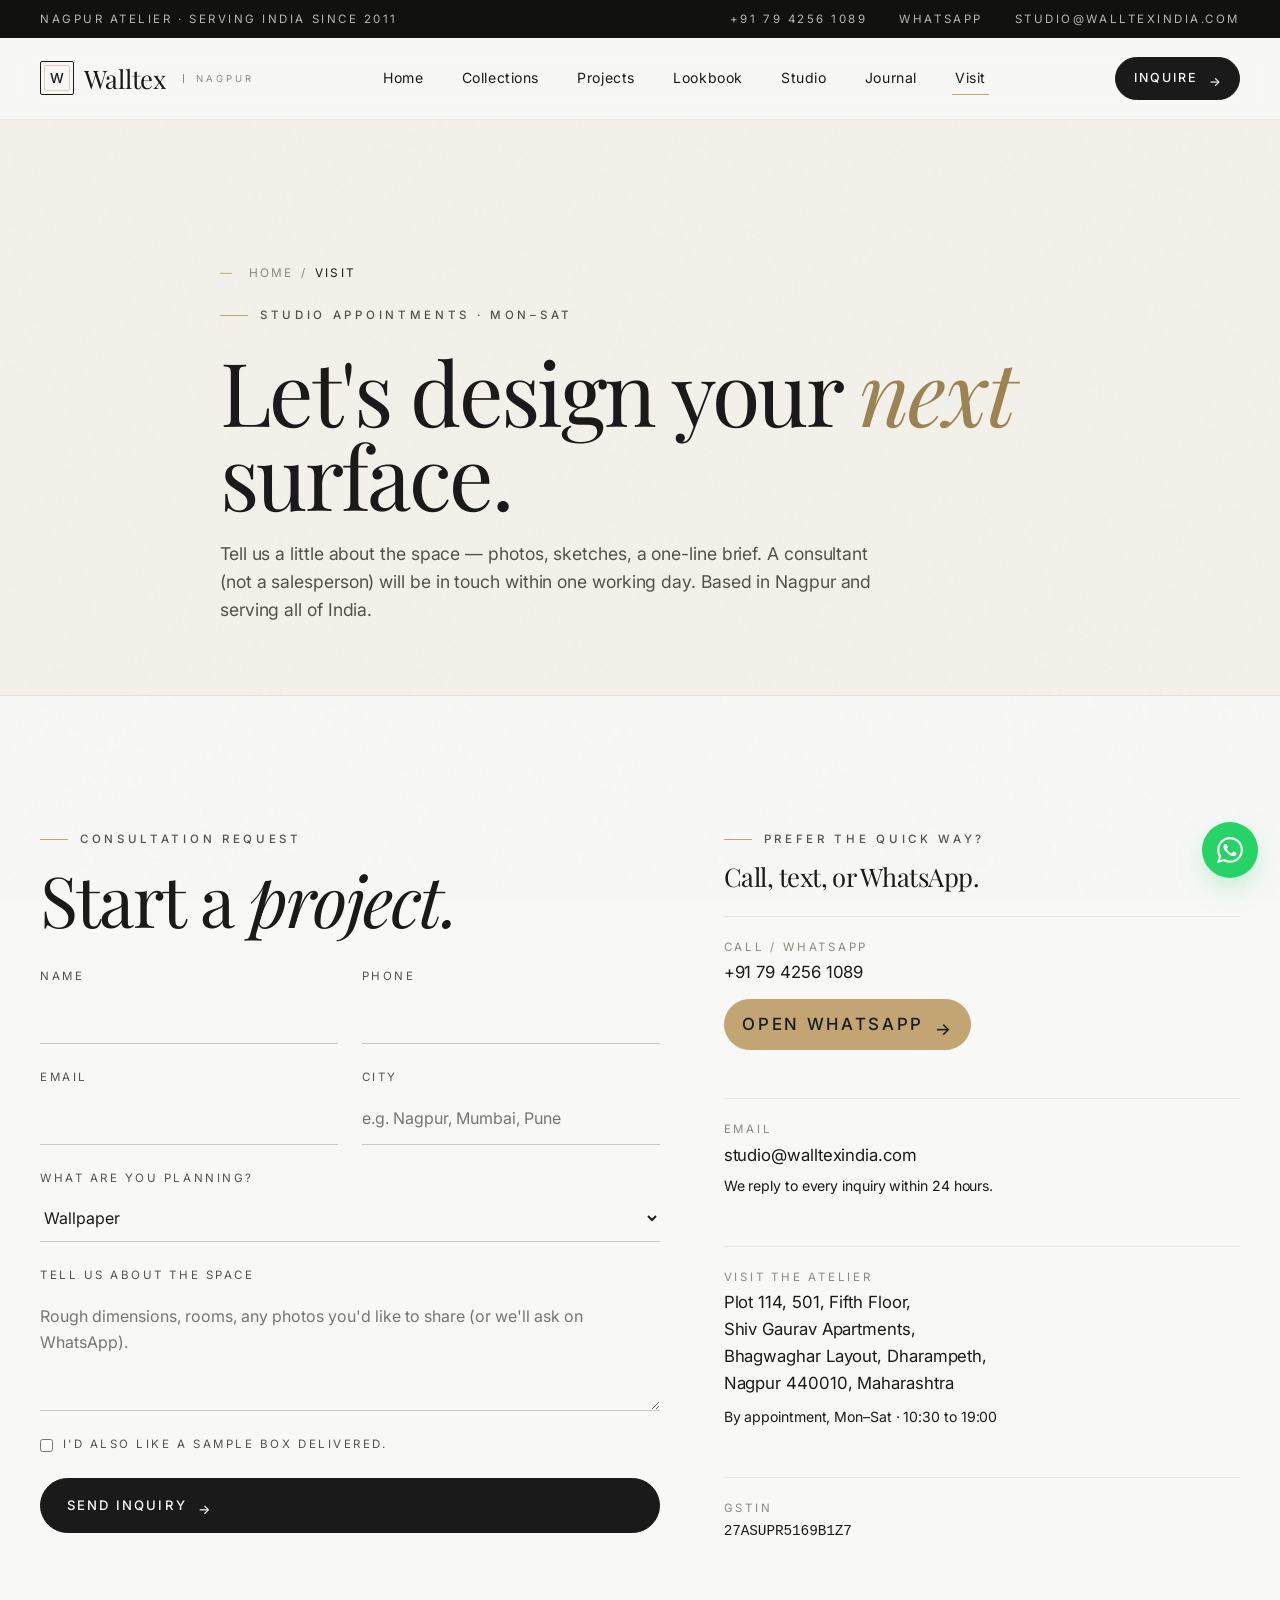
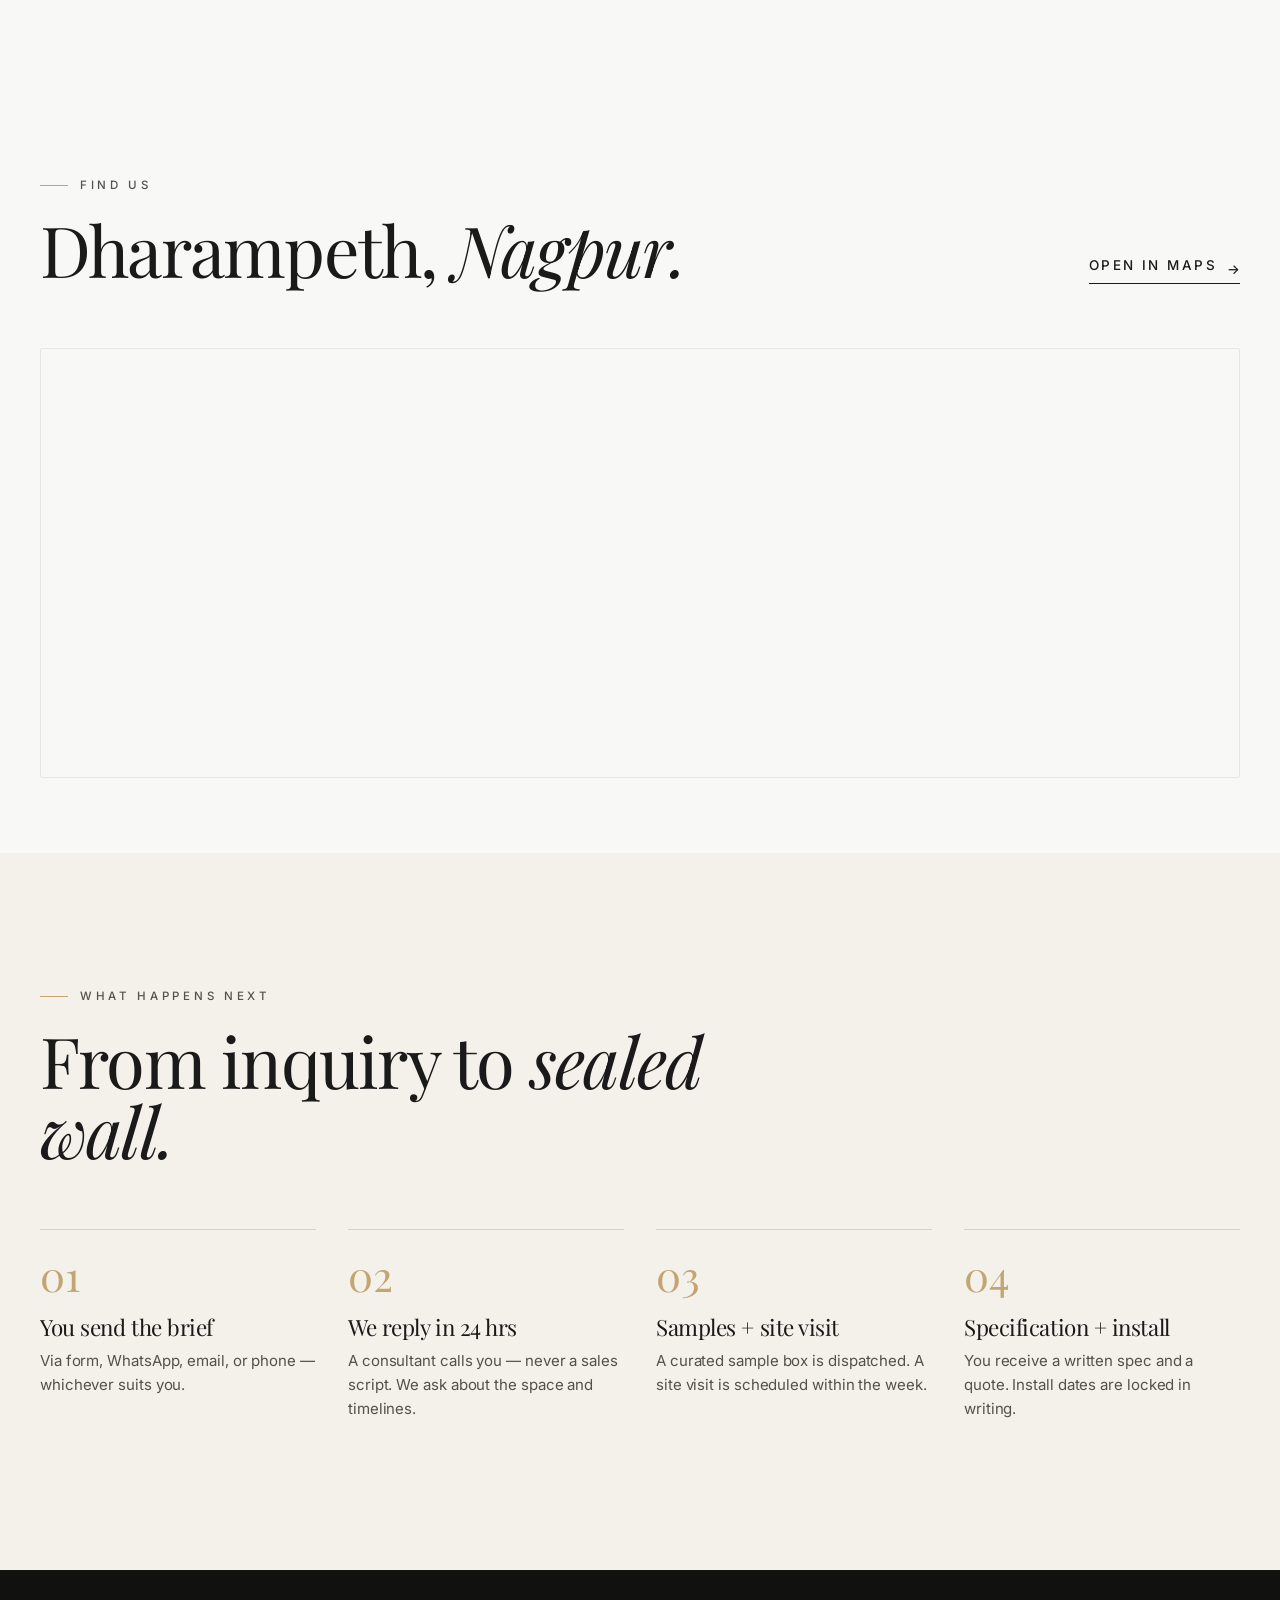
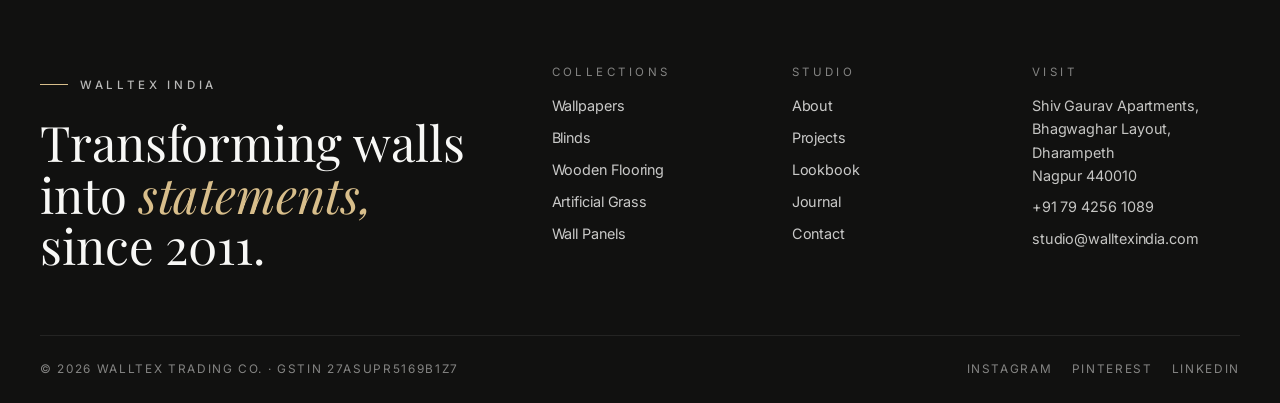
<file: contact.html>
<!doctype html>
<html lang="en">
<head>
<meta charset="utf-8" />
<meta name="viewport" content="width=device-width, initial-scale=1" />
<title>Visit — Walltex India</title>
<meta name="description" content="Visit Walltex India in Dharampeth, Nagpur — or book a consultation online. We reply within 24 hours, six days a week." />
<link rel="preconnect" href="https://fonts.googleapis.com" />
<link rel="preconnect" href="https://fonts.gstatic.com" crossorigin />
<link href="https://fonts.googleapis.com/css2?family=Playfair+Display:ital,wght@0,400;0,500;1,400&family=Inter:wght@300;400;500;600&display=swap" rel="stylesheet" />
<link rel="stylesheet" href="assets/css/tokens.css?v=6" />
<link rel="stylesheet" href="assets/css/base.css?v=6" />
<link rel="stylesheet" href="assets/css/components.css?v=6" />
<link rel="stylesheet" href="assets/css/pages.css?v=6" />
</head>
<body>
<div class="noise" aria-hidden="true"></div>

<div class="topbar"><div class="container topbar__row"><div>Nagpur Atelier · Serving India since 2011</div><div class="hide-mobile" style="display:flex; gap: 2rem;"><a href="tel:+917942561089">+91 79 4256 1089</a><a href="https://wa.me/917942561089">WhatsApp</a><a href="mailto:studio@walltexindia.com">studio@walltexindia.com</a></div></div></div>

<header class="nav"><div class="container nav__row"><a href="index.html" class="nav__brand"><span class="nav__brand-mark">W</span>Walltex<span class="nav__brand-city hide-mobile">Nagpur</span></a><nav><ul class="nav__menu"><li><a href="index.html">Home</a></li><li><a href="products.html">Collections</a></li><li><a href="projects.html">Projects</a></li><li><a href="lookbook.html">Lookbook</a></li><li><a href="about.html">Studio</a></li><li><a href="blog.html">Journal</a></li><li class="is-active"><a href="contact.html">Visit</a></li></ul></nav><div class="nav__actions"><a class="btn btn--sm hide-mobile" href="#form">Inquire <span class="arrow">→</span></a><button class="nav__hamburger" aria-label="Menu"><span></span><span></span><span></span></button></div></div></header>

<aside class="drawer" aria-hidden="true"><nav><ul><li><a href="index.html">Home</a></li><li><a href="products.html">Collections</a></li><li><a href="projects.html">Projects</a></li><li><a href="lookbook.html">Lookbook</a></li><li><a href="about.html">Studio</a></li><li><a href="blog.html">Journal</a></li><li><a href="contact.html">Visit</a></li></ul></nav></aside>

<section class="page-hero">
  <div class="container page-hero__inner">
    <div class="crumbs"><a href="index.html">Home</a> <span>/</span> <span aria-current="page">Visit</span></div>
    <span class="eyebrow">Studio Appointments · Mon–Sat</span>
    <h1 class="reveal">Let's design your <em>next</em> surface.</h1>
    <p class="reveal" data-delay="1">Tell us a little about the space — photos, sketches, a one-line brief. A consultant (not a salesperson) will be in touch within one working day. Based in Nagpur and serving all of India.</p>
  </div>
</section>

<section class="section" id="form">
  <div class="container">
    <div class="contact-grid">
      <div>
        <span class="eyebrow">Consultation Request</span>
        <h2 style="margin-top:1rem; margin-bottom: 2rem;" class="reveal">Start a <em class="display-italic">project.</em></h2>

        <form data-softform class="contact-form reveal" data-delay="1">
          <div class="field"><label for="c-name">Name</label><input id="c-name" name="name" required /></div>
          <div class="field"><label for="c-phone">Phone</label><input id="c-phone" name="phone" type="tel" required /></div>
          <div class="field"><label for="c-email">Email</label><input id="c-email" name="email" type="email" required /></div>
          <div class="field"><label for="c-city">City</label><input id="c-city" name="city" placeholder="e.g. Nagpur, Mumbai, Pune" required /></div>
          <div class="field field--full">
            <label for="c-req">What are you planning?</label>
            <select id="c-req" name="requirement">
              <option>Wallpaper</option>
              <option>Blinds</option>
              <option>Wooden Flooring</option>
              <option>Artificial Grass</option>
              <option>Wall Panels</option>
              <option>Full room · multiple surfaces</option>
              <option>I'd like to speak first</option>
            </select>
          </div>
          <div class="field field--full">
            <label for="c-scope">Tell us about the space</label>
            <textarea id="c-scope" name="scope" placeholder="Rough dimensions, rooms, any photos you'd like to share (or we'll ask on WhatsApp)."></textarea>
          </div>
          <div class="field field--full">
            <label class="checkbox"><input type="checkbox" /> I'd also like a sample box delivered.</label>
          </div>
          <div class="field field--full">
            <button class="btn" type="submit">Send Inquiry <span class="arrow">→</span></button>
          </div>
          <p class="field--full muted" data-ok style="color: var(--color-gold-deep); display:none;"></p>
        </form>
      </div>

      <aside class="contact-info">
        <div>
          <span class="eyebrow">Prefer the quick way?</span>
          <h3 class="display-serif" style="font-size: 1.6rem; margin-top: 0.8rem; line-height: 1.2;">Call, text, or WhatsApp.</h3>
        </div>
        <div class="contact-info__block">
          <h5>Call / WhatsApp</h5>
          <p><a href="tel:+917942561089">+91 79 4256 1089</a></p>
          <a class="btn btn--gold btn--sm" href="https://wa.me/917942561089" style="margin-top: 0.8rem;">Open WhatsApp <span class="arrow">→</span></a>
        </div>
        <div class="contact-info__block">
          <h5>Email</h5>
          <p><a href="mailto:studio@walltexindia.com">studio@walltexindia.com</a></p>
          <p class="muted" style="font-size: 0.88rem; margin-top: 0.4rem;">We reply to every inquiry within 24 hours.</p>
        </div>
        <div class="contact-info__block">
          <h5>Visit the Atelier</h5>
          <p>Plot 114, 501, Fifth Floor,<br/>Shiv Gaurav Apartments,<br/>Bhagwaghar Layout, Dharampeth,<br/>Nagpur 440010, Maharashtra</p>
          <p class="muted" style="font-size: 0.88rem; margin-top: 0.6rem;">By appointment, Mon–Sat · 10:30 to 19:00</p>
        </div>
        <div class="contact-info__block">
          <h5>GSTIN</h5>
          <p class="muted" style="font-family: var(--font-mono); font-size: 0.9rem;">27ASUPR5169B1Z7</p>
        </div>
      </aside>
    </div>
  </div>
</section>

<!-- Map -->
<section class="section section--tight" id="map">
  <div class="container">
    <div class="sec-head reveal"><div><span class="eyebrow">Find Us</span><h2 style="margin-top:1.2rem;">Dharampeth, <em class="display-italic">Nagpur.</em></h2></div><div class="sec-head__right"><a href="https://maps.google.com/?q=Dharampeth+Nagpur" class="btn-plain" target="_blank" rel="noopener">Open in Maps <span class="arrow">→</span></a></div></div>
    <div style="border: var(--border-hair); overflow: hidden; border-radius: 2px;">
      <iframe
        title="Walltex India on Google Maps"
        src="https://www.google.com/maps?q=Dharampeth+Nagpur&output=embed"
        width="100%"
        height="420"
        style="border:0; filter: grayscale(0.25) contrast(1.05);"
        loading="lazy"
        referrerpolicy="no-referrer-when-downgrade"></iframe>
    </div>
  </div>
</section>

<section class="section section--stone">
  <div class="container">
    <div class="sec-head reveal"><div><span class="eyebrow">What happens next</span><h2 style="margin-top:1.2rem;">From inquiry to <em class="display-italic">sealed wall.</em></h2></div></div>
    <div class="why-grid">
      <div class="why-item reveal"><span class="why-item__num">01</span><h4>You send the brief</h4><p>Via form, WhatsApp, email, or phone — whichever suits you.</p></div>
      <div class="why-item reveal" data-delay="1"><span class="why-item__num">02</span><h4>We reply in 24 hrs</h4><p>A consultant calls you — never a sales script. We ask about the space and timelines.</p></div>
      <div class="why-item reveal" data-delay="2"><span class="why-item__num">03</span><h4>Samples + site visit</h4><p>A curated sample box is dispatched. A site visit is scheduled within the week.</p></div>
      <div class="why-item reveal" data-delay="3"><span class="why-item__num">04</span><h4>Specification + install</h4><p>You receive a written spec and a quote. Install dates are locked in writing.</p></div>
    </div>
  </div>
</section>

<footer class="footer"><div class="container"><div class="footer__top"><div><span class="eyebrow eyebrow--light">Walltex India</span><p class="footer__lede" style="margin-top:1.4rem;">Transforming walls into <em>statements,</em> since 2011.</p></div><div class="footer__cols"><div><h5>Collections</h5><ul><li><a href="wallpapers.html">Wallpapers</a></li><li><a href="blinds.html">Blinds</a></li><li><a href="flooring.html">Wooden Flooring</a></li><li><a href="grass.html">Artificial Grass</a></li><li><a href="panels.html">Wall Panels</a></li></ul></div><div><h5>Studio</h5><ul><li><a href="about.html">About</a></li><li><a href="projects.html">Projects</a></li><li><a href="lookbook.html">Lookbook</a></li><li><a href="blog.html">Journal</a></li><li><a href="contact.html">Contact</a></li></ul></div><div><h5>Visit</h5><ul style="color: rgba(248,248,246,0.78);"><li>Shiv Gaurav Apartments,<br/>Bhagwaghar Layout, Dharampeth<br/>Nagpur 440010</li><li><a href="tel:+917942561089">+91 79 4256 1089</a></li><li><a href="mailto:studio@walltexindia.com">studio@walltexindia.com</a></li></ul></div></div></div><div class="footer__bottom"><span>© <span class="js-year">2026</span> Walltex Trading Co. · GSTIN 27ASUPR5169B1Z7</span><span><a href="#" style="margin-right:1.2rem;">Instagram</a><a href="#" style="margin-right:1.2rem;">Pinterest</a><a href="#">LinkedIn</a></span></div></div></footer>

<div class="floaty"><a href="https://wa.me/917942561089" class="floaty__btn" aria-label="WhatsApp"><svg width="26" height="26" viewBox="0 0 24 24" fill="#ffffff" aria-hidden="true"><path d="M17.472 14.382c-.297-.149-1.758-.867-2.03-.967-.273-.099-.471-.148-.67.15-.197.297-.767.966-.94 1.164-.173.199-.347.223-.644.075-.297-.15-1.255-.463-2.39-1.475-.883-.788-1.48-1.761-1.653-2.059-.173-.297-.018-.458.13-.606.134-.133.298-.347.446-.52.149-.174.198-.298.298-.497.099-.198.05-.371-.025-.52-.075-.149-.669-1.612-.916-2.207-.242-.58-.487-.5-.669-.51-.173-.008-.371-.01-.57-.01-.198 0-.52.074-.792.372-.272.297-1.04 1.016-1.04 2.479 0 1.462 1.065 2.875 1.213 3.074.149.198 2.096 3.2 5.077 4.487.709.306 1.262.489 1.694.625.712.227 1.36.195 1.871.118.571-.085 1.758-.719 2.006-1.413.248-.694.248-1.289.173-1.413-.074-.124-.272-.198-.57-.347m-5.421 7.403h-.004a9.87 9.87 0 01-5.031-1.378l-.361-.214-3.741.982.998-3.648-.235-.374a9.86 9.86 0 01-1.51-5.26c.001-5.45 4.436-9.884 9.888-9.884 2.64 0 5.122 1.03 6.988 2.898a9.825 9.825 0 012.893 6.994c-.003 5.45-4.437 9.884-9.885 9.884m8.413-18.297A11.815 11.815 0 0012.05 0C5.495 0 .16 5.335.157 11.892c0 2.096.547 4.142 1.588 5.945L.057 24l6.305-1.654a11.882 11.882 0 005.683 1.448h.005c6.554 0 11.89-5.335 11.893-11.893a11.821 11.821 0 00-3.48-8.413Z"/></svg></a></div>

<script src="assets/js/main.js?v=6" defer></script>
</body>
</html>
</file>
<file: assets/css/tokens.css>
/* Walltex India — Design Tokens */
:root {
  /* Color system */
  --color-bone: #F8F8F6;
  --color-bone-deep: #EFEEE8;
  --color-ink: #1A1A1A;
  --color-ink-soft: #2B2B2B;
  --color-char: #3A3A36;
  --color-stone-900: #21211F;
  --color-stone-700: #52524C;
  --color-stone-500: #8A8A80;
  --color-stone-300: #C9C7BF;
  --color-stone-200: #DEDCD3;
  --color-stone-100: #EAE8E0;
  --color-stone-50:  #F3F1EA;
  --color-gold:      #C2A572;
  --color-gold-soft: #D8BE8B;
  --color-gold-deep: #9D8453;
  --color-cream:     #F2E7D1;
  --color-moss:      #5C6B52;
  --color-rust:      #8B4A2B;

  /* Surfaces */
  --surface-page: var(--color-bone);
  --surface-card: #FFFFFF;
  --surface-invert: #111110;
  --surface-invert-soft: #17171A;

  /* Typography */
  --font-display: "Playfair Display", "Canela", "Cormorant Garamond", Georgia, serif;
  --font-body: "Inter", "Neue Haas Grotesk", ui-sans-serif, system-ui, -apple-system, sans-serif;
  --font-mono: "JetBrains Mono", ui-monospace, SFMono-Regular, Menlo, monospace;

  /* Type scale — fluid */
  --text-xs:   clamp(0.72rem, 0.70rem + 0.1vw, 0.78rem);
  --text-sm:   clamp(0.82rem, 0.80rem + 0.15vw, 0.92rem);
  --text-base: clamp(0.95rem, 0.90rem + 0.25vw, 1.05rem);
  --text-lg:   clamp(1.08rem, 1.00rem + 0.35vw, 1.22rem);
  --text-xl:   clamp(1.24rem, 1.08rem + 0.6vw, 1.5rem);
  --text-2xl:  clamp(1.6rem, 1.3rem + 1.2vw, 2.2rem);
  --text-3xl:  clamp(2.1rem, 1.6rem + 2vw, 3.1rem);
  --text-4xl:  clamp(2.8rem, 2rem + 3vw, 4.6rem);
  --text-hero: clamp(3.2rem, 1.8rem + 6vw, 7.4rem);
  --text-mega: clamp(4rem, 2rem + 10vw, 11rem);

  /* Spacing */
  --space-1: 0.25rem;
  --space-2: 0.5rem;
  --space-3: 0.75rem;
  --space-4: 1rem;
  --space-5: 1.5rem;
  --space-6: 2rem;
  --space-7: 3rem;
  --space-8: 4rem;
  --space-9: 6rem;
  --space-10: 8rem;
  --space-section: clamp(5rem, 3rem + 6vw, 11rem);

  /* Layout */
  --container: 1440px;
  --container-narrow: 1120px;
  --container-text: 760px;
  --gutter: clamp(1.25rem, 1rem + 2vw, 2.5rem);
  --radius-xs: 2px;
  --radius-sm: 6px;
  --radius-md: 14px;
  --radius-lg: 24px;
  --radius-pill: 999px;

  /* Motion */
  --ease-out-expo: cubic-bezier(0.16, 1, 0.3, 1);
  --ease-out-quint: cubic-bezier(0.22, 1, 0.36, 1);
  --ease-in-out: cubic-bezier(0.65, 0, 0.35, 1);
  --dur-fast: 180ms;
  --dur-base: 320ms;
  --dur-slow: 640ms;
  --dur-cinematic: 1200ms;

  /* Borders & shadows */
  --border-hair: 1px solid rgba(26, 26, 26, 0.08);
  --border-soft: 1px solid rgba(26, 26, 26, 0.14);
  --border-strong: 1px solid rgba(26, 26, 26, 0.32);
  --shadow-soft: 0 2px 20px -8px rgba(26, 26, 26, 0.12);
  --shadow-lift: 0 18px 60px -20px rgba(26, 26, 26, 0.22);
  --shadow-deep: 0 30px 90px -20px rgba(26, 26, 26, 0.35);

  /* Z */
  --z-nav: 50;
  --z-dropdown: 60;
  --z-modal: 80;
  --z-toast: 90;
}

@media (prefers-reduced-motion: reduce) {
  *, *::before, *::after {
    animation-duration: 0.01ms !important;
    animation-iteration-count: 1 !important;
    transition-duration: 0.01ms !important;
    scroll-behavior: auto !important;
  }
}
</file>
<file: assets/css/base.css>
/* Walltex — Base styles, reset, typography */
*, *::before, *::after { box-sizing: border-box; }
* { margin: 0; padding: 0; }

html {
  scroll-behavior: smooth;
  -webkit-text-size-adjust: 100%;
  scroll-padding-top: 96px;
}

body {
  font-family: var(--font-body);
  font-size: var(--text-base);
  color: var(--color-ink);
  background: var(--surface-page);
  line-height: 1.6;
  font-weight: 400;
  letter-spacing: -0.005em;
  -webkit-font-smoothing: antialiased;
  -moz-osx-font-smoothing: grayscale;
  text-rendering: optimizeLegibility;
  overflow-x: hidden;
}

img, picture, video, svg { display: block; max-width: 100%; }
img { height: auto; }

button, input, textarea, select {
  font: inherit;
  color: inherit;
}
button { cursor: pointer; background: none; border: 0; }

a { color: inherit; text-decoration: none; }

::selection {
  background: var(--color-gold);
  color: var(--color-ink);
}

/* Typography scale */
h1, h2, h3, h4, h5 {
  font-family: var(--font-display);
  font-weight: 400;
  line-height: 1.05;
  letter-spacing: -0.02em;
  color: var(--color-ink);
}
h1 { font-size: var(--text-hero); line-height: 0.95; letter-spacing: -0.03em; }
h2 { font-size: var(--text-4xl); line-height: 1; letter-spacing: -0.025em; }
h3 { font-size: var(--text-3xl); }
h4 { font-size: var(--text-2xl); }
h5 { font-size: var(--text-xl); }
p { max-width: 60ch; }

.eyebrow {
  font-family: var(--font-body);
  font-size: 0.72rem;
  text-transform: uppercase;
  letter-spacing: 0.32em;
  font-weight: 500;
  color: var(--color-stone-700);
  display: inline-flex;
  align-items: center;
  gap: var(--space-3);
}
.eyebrow::before {
  content: "";
  width: 28px;
  height: 1px;
  background: var(--color-gold);
}
.eyebrow--center::before { display: none; }
.eyebrow--light { color: rgba(248, 248, 246, 0.72); }
.eyebrow--light::before { background: var(--color-gold-soft); }

.display-serif { font-family: var(--font-display); font-weight: 400; }
.display-italic { font-family: var(--font-display); font-style: italic; font-weight: 400; }
.muted { color: var(--color-stone-700); }
.gold { color: var(--color-gold-deep); }

.caps {
  text-transform: uppercase;
  letter-spacing: 0.18em;
  font-size: 0.78rem;
  font-weight: 500;
}

/* Layout primitives */
.container {
  width: 100%;
  max-width: var(--container);
  margin: 0 auto;
  padding: 0 var(--gutter);
}
.container--narrow { max-width: var(--container-narrow); }
.container--text { max-width: var(--container-text); }
.container--full { max-width: none; padding: 0; }

.section { padding-block: var(--space-section); position: relative; }
.section--tight { padding-block: calc(var(--space-section) * 0.6); }
.section--dark { background: var(--surface-invert); color: var(--color-bone); }
.section--dark h1, .section--dark h2, .section--dark h3, .section--dark h4 { color: var(--color-bone); }
.section--stone { background: var(--color-stone-50); }
.section--bone { background: var(--color-bone-deep); }

.stack > * + * { margin-top: var(--space-5); }
.stack-lg > * + * { margin-top: var(--space-7); }

.grid { display: grid; gap: var(--gutter); }

.hide-mobile { display: none; }
@media (min-width: 860px) {
  .hide-mobile { display: initial; }
  .hide-desktop { display: none; }
}

/* Links */
.link-underline {
  position: relative;
  display: inline-block;
  padding-bottom: 2px;
}
.link-underline::after {
  content: "";
  position: absolute;
  left: 0; right: 0; bottom: 0;
  height: 1px;
  background: currentColor;
  transform-origin: right;
  transform: scaleX(1);
  transition: transform var(--dur-base) var(--ease-out-expo);
}
.link-underline:hover::after { transform-origin: left; transform: scaleX(0); animation: reveal-line 420ms var(--ease-out-expo) forwards 200ms; }
@keyframes reveal-line { to { transform: scaleX(1); } }

/* Focus */
:focus-visible {
  outline: 2px solid var(--color-gold);
  outline-offset: 3px;
  border-radius: 2px;
}

/* Animated reveal utility (JS toggles .is-in) */
.reveal {
  opacity: 0;
  transform: translateY(32px);
  transition: opacity 900ms var(--ease-out-expo), transform 900ms var(--ease-out-expo);
  will-change: transform, opacity;
}
.reveal.is-in { opacity: 1; transform: none; }
.reveal.reveal--blur { filter: blur(10px); }
.reveal.reveal--blur.is-in { filter: blur(0); }
.reveal[data-delay="1"] { transition-delay: 120ms; }
.reveal[data-delay="2"] { transition-delay: 240ms; }
.reveal[data-delay="3"] { transition-delay: 360ms; }
.reveal[data-delay="4"] { transition-delay: 480ms; }
.reveal[data-delay="5"] { transition-delay: 600ms; }

.split-reveal {
  display: inline-block;
  overflow: hidden;
  vertical-align: bottom;
}
.split-reveal > span {
  display: inline-block;
  transform: translateY(110%);
  transition: transform 1000ms var(--ease-out-expo);
}
.split-reveal.is-in > span { transform: translateY(0); }
.split-reveal[data-delay="1"] > span { transition-delay: 120ms; }
.split-reveal[data-delay="2"] > span { transition-delay: 240ms; }
.split-reveal[data-delay="3"] > span { transition-delay: 360ms; }

/* Scroll marquee */
.marquee {
  overflow: hidden;
  padding-block: var(--space-5);
  border-block: var(--border-hair);
  white-space: nowrap;
}
.marquee__track {
  display: inline-flex;
  gap: var(--space-9);
  animation: marquee 38s linear infinite;
  font-family: var(--font-display);
  font-size: clamp(1.6rem, 1rem + 3vw, 4rem);
  font-style: italic;
  color: var(--color-stone-500);
}
.marquee__track span { display: inline-flex; gap: var(--space-9); align-items: center; }
.marquee__track span::after {
  content: "✦";
  color: var(--color-gold);
  margin-left: var(--space-9);
  font-style: normal;
}
@keyframes marquee {
  to { transform: translateX(-50%); }
}

/* Noise overlay */
.noise {
  position: fixed;
  inset: 0;
  pointer-events: none;
  z-index: 2;
  opacity: 0.035;
  mix-blend-mode: multiply;
  background-image: url("data:image/svg+xml;utf8,<svg viewBox='0 0 200 200' xmlns='http://www.w3.org/2000/svg'><filter id='n'><feTurbulence type='fractalNoise' baseFrequency='0.9' numOctaves='2'/></filter><rect width='100%' height='100%' filter='url(%23n)'/></svg>");
}
</file>
<file: assets/css/components.css>
/* Walltex — Components */

/* ————— Hero wrap (transparent nav over hero) ————— */
.hero-wrap {
  position: relative;
  color: var(--color-bone);
}
.hero-wrap > .topbar {
  position: absolute;
  top: 0; left: 0; right: 0;
  z-index: 6;
  background: linear-gradient(180deg, rgba(0,0,0,0.35), rgba(0,0,0,0));
  border-bottom: 1px solid rgba(255,255,255,0.1);
  color: rgba(255,255,255,0.85);
}
.hero-wrap > .topbar a { color: inherit; }
.hero-wrap > .nav {
  position: absolute;
  top: 40px; left: 0; right: 0;
  z-index: 7;
  background: transparent;
  backdrop-filter: none;
  -webkit-backdrop-filter: none;
  border-bottom: 1px solid rgba(255,255,255,0.15);
  box-shadow: none;
  color: var(--color-bone);
}
.hero-wrap > .nav .nav__brand,
.hero-wrap > .nav .nav__brand-mark,
.hero-wrap > .nav .nav__brand-city,
.hero-wrap > .nav .nav__menu > li > a,
.hero-wrap > .nav .nav__menu > li > button,
.hero-wrap > .nav .nav__actions > a:not(.btn),
.hero-wrap > .nav .nav__hamburger { color: var(--color-bone); }
.hero-wrap > .nav .btn {
  color: var(--color-bone);
  border-color: rgba(255,255,255,0.55);
  background: transparent;
}
.hero-wrap > .nav .btn::before { background: var(--color-gold); }
.hero-wrap > .nav .btn:hover { color: var(--color-ink); border-color: var(--color-gold); }

/* When user has scrolled past hero — nav becomes fixed, bone background, dark text */
.hero-wrap.is-past-hero > .nav {
  position: fixed;
  top: 0;
  z-index: var(--z-nav);
  background: rgba(248, 248, 246, 0.94);
  backdrop-filter: blur(14px) saturate(1.1);
  -webkit-backdrop-filter: blur(14px) saturate(1.1);
  border-bottom: 1px solid rgba(26,26,26,0.08);
  box-shadow: var(--shadow-soft);
  color: var(--color-ink);
  animation: nav-slide-down 420ms var(--ease-out-expo);
}
.hero-wrap.is-past-hero > .nav .nav__brand,
.hero-wrap.is-past-hero > .nav .nav__brand-mark,
.hero-wrap.is-past-hero > .nav .nav__brand-city,
.hero-wrap.is-past-hero > .nav .nav__menu > li > a,
.hero-wrap.is-past-hero > .nav .nav__menu > li > button,
.hero-wrap.is-past-hero > .nav .nav__actions > a:not(.btn),
.hero-wrap.is-past-hero > .nav .nav__hamburger { color: var(--color-ink); }
.hero-wrap.is-past-hero > .nav .btn {
  background: var(--color-ink);
  color: var(--color-bone);
  border-color: var(--color-ink);
}
.hero-wrap.is-past-hero > .topbar { display: none; }
@keyframes nav-slide-down {
  from { transform: translateY(-100%); opacity: 0.2; }
  to   { transform: none; opacity: 1; }
}

/* ————— Top bar ————— */
.topbar {
  background: var(--surface-invert);
  color: rgba(248, 248, 246, 0.72);
  font-size: 0.72rem;
  letter-spacing: 0.22em;
  text-transform: uppercase;
  padding: 10px 0;
}
.topbar__row {
  display: flex;
  justify-content: space-between;
  align-items: center;
  gap: var(--space-6);
  flex-wrap: wrap;
}
.topbar a:hover { color: var(--color-gold-soft); }

/* ————— Primary nav ————— */
.nav {
  position: sticky;
  top: 0;
  z-index: var(--z-nav);
  backdrop-filter: blur(14px) saturate(1.1);
  -webkit-backdrop-filter: blur(14px) saturate(1.1);
  background: rgba(248, 248, 246, 0.78);
  border-bottom: var(--border-hair);
  transition: background var(--dur-base), padding var(--dur-base);
}
.nav.is-scrolled { background: rgba(248, 248, 246, 0.94); box-shadow: var(--shadow-soft); }
.nav.is-transparent {
  background: transparent;
  border-bottom-color: rgba(248, 248, 246, 0.18);
  color: var(--color-bone);
}
.nav.is-transparent .nav__brand,
.nav.is-transparent .nav__menu a,
.nav.is-transparent .nav__actions a,
.nav.is-transparent .nav__hamburger { color: var(--color-bone); }

.nav__row {
  display: grid;
  grid-template-columns: auto 1fr auto;
  align-items: center;
  gap: var(--space-6);
  padding-block: 1.1rem;
}
.nav__brand {
  font-family: var(--font-display);
  font-size: 1.6rem;
  letter-spacing: -0.01em;
  line-height: 1;
  display: inline-flex;
  align-items: center;
  gap: 0.6rem;
}
.nav__brand-mark {
  display: inline-flex;
  width: 34px; height: 34px;
  border: 1px solid currentColor;
  border-radius: 2px;
  align-items: center; justify-content: center;
  font-size: 0.86rem;
  letter-spacing: 0;
  font-weight: 500;
  font-family: var(--font-body);
  position: relative;
}
.nav__brand-mark::after {
  content: "";
  position: absolute;
  inset: 3px;
  border: 1px solid var(--color-gold);
  border-radius: 2px;
  opacity: 0.5;
}
.nav__brand-city {
  font-family: var(--font-body);
  font-size: 0.6rem;
  letter-spacing: 0.32em;
  text-transform: uppercase;
  color: var(--color-stone-500);
  margin-left: 0.5rem;
  border-left: 1px solid currentColor;
  padding-left: 0.7rem;
}

/* Mobile-first: menu hidden, hamburger shown */
.nav__menu {
  display: none;
  justify-content: center;
  gap: var(--space-6);
  list-style: none;
  font-size: 0.88rem;
  letter-spacing: 0.04em;
}
.nav__menu > li > a, .nav__menu > li > button {
  display: inline-flex;
  align-items: center;
  gap: 0.35rem;
  padding: 0.7rem 0.2rem;
  color: inherit;
  position: relative;
}
.nav__menu > li > a::after, .nav__menu > li > button::after {
  content: "";
  position: absolute;
  left: 0; right: 0; bottom: 0.4rem;
  height: 1px;
  background: var(--color-gold);
  transform: scaleX(0);
  transform-origin: left;
  transition: transform var(--dur-base) var(--ease-out-expo);
}
.nav__menu > li:hover > a::after,
.nav__menu > li.is-active > a::after,
.nav__menu > li:hover > button::after { transform: scaleX(1); }
.nav__menu .chev { transition: transform var(--dur-base); }
.nav__menu li:hover .chev { transform: rotate(180deg); }

.nav__actions {
  display: flex;
  align-items: center;
  gap: var(--space-3);
}
.nav__actions .btn { padding: 0.68rem 1.1rem; font-size: 0.78rem; }

.nav__hamburger {
  width: 40px; height: 40px;
  display: inline-flex;
  flex-direction: column;
  gap: 5px;
  align-items: center; justify-content: center;
  flex: none;
}
.nav__hamburger span {
  width: 22px; height: 1.5px;
  background: currentColor;
  transition: transform var(--dur-base), opacity var(--dur-base);
}
.nav.is-menu-open .nav__hamburger span:nth-child(1) { transform: translateY(6.5px) rotate(45deg); }
.nav.is-menu-open .nav__hamburger span:nth-child(2) { opacity: 0; }
.nav.is-menu-open .nav__hamburger span:nth-child(3) { transform: translateY(-6.5px) rotate(-45deg); }

/* Desktop breakpoint — menu shown, hamburger hidden */
@media (min-width: 960px) {
  .nav__menu { display: flex; }
  .nav__hamburger { display: none; }
}

/* Mega menu — spans full viewport width, anchored to the <header class="nav"> */
.nav__menu li.has-mega { position: static; }
.megamenu {
  position: absolute;
  left: 0; right: 0; top: 100%;
  background: var(--color-bone);
  border-top: var(--border-hair);
  border-bottom: var(--border-hair);
  box-shadow: var(--shadow-lift);
  color: var(--color-ink);
  transform-origin: top;
  transform: scaleY(0);
  opacity: 0;
  pointer-events: none;
  transition: transform var(--dur-base) var(--ease-out-expo), opacity var(--dur-base);
  z-index: var(--z-dropdown);
  width: 100%;
}
.hero-wrap > .nav .megamenu { color: var(--color-ink); }
.hero-wrap > .nav .megamenu .eyebrow { color: var(--color-stone-700); }
.hero-wrap > .nav .megamenu h4,
.hero-wrap > .nav .megamenu h5 { color: var(--color-ink); }
.nav__menu li.has-mega:hover .megamenu,
.nav__menu li.has-mega:focus-within .megamenu {
  transform: scaleY(1);
  opacity: 1;
  pointer-events: auto;
}
.megamenu__inner {
  display: grid;
  grid-template-columns: 1.1fr 2.4fr 1.2fr;
  gap: var(--space-7);
  padding: var(--space-8) var(--gutter);
  max-width: var(--container);
  margin: 0 auto;
}
.megamenu__feature {
  border-right: var(--border-hair);
  padding-right: var(--space-7);
}
.megamenu__feature h4 {
  font-size: 1.6rem;
  margin-bottom: var(--space-3);
}
.megamenu__feature p { color: var(--color-stone-700); font-size: 0.9rem; }
.megamenu__grid {
  display: grid;
  grid-template-columns: repeat(3, 1fr);
  gap: var(--space-5);
}
.megamenu__card {
  position: relative;
  overflow: hidden;
  border-radius: var(--radius-xs);
  aspect-ratio: 4 / 5;
  color: var(--color-bone);
}
.megamenu__card img {
  position: absolute; inset: 0;
  width: 100%; height: 100%;
  object-fit: cover;
  transition: transform 1.2s var(--ease-out-expo);
}
.megamenu__card::after {
  content: "";
  position: absolute; inset: 0;
  background: linear-gradient(180deg, rgba(0,0,0,0) 35%, rgba(0,0,0,0.55));
}
.megamenu__card-body {
  position: relative;
  z-index: 1;
  padding: var(--space-4);
  display: flex;
  flex-direction: column;
  justify-content: flex-end;
  height: 100%;
}
.megamenu__card h5 {
  font-size: 1.05rem;
  color: var(--color-bone);
  letter-spacing: 0.01em;
}
.megamenu__card span {
  font-size: 0.7rem;
  letter-spacing: 0.22em;
  text-transform: uppercase;
  color: var(--color-gold-soft);
}
.megamenu__card:hover img { transform: scale(1.08); }

.megamenu__meta {
  display: flex;
  flex-direction: column;
  gap: var(--space-5);
  padding-left: var(--space-7);
  border-left: var(--border-hair);
}
.megamenu__meta h5 {
  font-family: var(--font-body);
  font-size: 0.72rem;
  text-transform: uppercase;
  letter-spacing: 0.24em;
  color: var(--color-stone-500);
  margin-bottom: var(--space-3);
}
.megamenu__meta ul { list-style: none; display: flex; flex-direction: column; gap: 0.6rem; font-size: 0.92rem; }
.megamenu__meta a:hover { color: var(--color-gold-deep); }

/* Mobile drawer */
.drawer {
  position: fixed;
  inset: 0;
  background: var(--surface-invert);
  color: var(--color-bone);
  padding: 5rem var(--gutter) var(--space-6);
  transform: translateY(-100%);
  transition: transform var(--dur-slow) var(--ease-out-expo);
  z-index: 40;
  overflow-y: auto;
}
.drawer.is-open { transform: translateY(0); }
.drawer ul { list-style: none; display: flex; flex-direction: column; }
.drawer > nav > ul > li {
  border-bottom: 1px solid rgba(255,255,255,0.08);
  padding: 1.3rem 0;
}
.drawer a {
  font-family: var(--font-display);
  font-size: clamp(1.7rem, 1.2rem + 2vw, 2.8rem);
  line-height: 1;
  display: flex;
  justify-content: space-between;
  align-items: center;
}
.drawer__sub {
  padding-left: var(--space-5);
  padding-top: 0.8rem;
}
.drawer__sub li {
  padding: 0.35rem 0;
}
.drawer__sub a {
  font-family: var(--font-body);
  font-size: 1rem;
  color: rgba(255,255,255,0.72);
  font-weight: 400;
}

/* ————— Buttons ————— */
.btn {
  --btn-bg: var(--color-ink);
  --btn-color: var(--color-bone);
  display: inline-flex;
  align-items: center;
  gap: 0.7rem;
  padding: 1rem 1.6rem;
  font-family: var(--font-body);
  font-weight: 500;
  font-size: 0.82rem;
  letter-spacing: 0.16em;
  text-transform: uppercase;
  color: var(--btn-color);
  background: var(--btn-bg);
  border: 1px solid var(--btn-bg);
  border-radius: 999px;
  position: relative;
  overflow: hidden;
  transition: color var(--dur-base), border-color var(--dur-base);
  isolation: isolate;
}
.btn::before {
  content: "";
  position: absolute;
  inset: 0;
  background: var(--color-gold);
  transform: translateY(100%);
  transition: transform var(--dur-slow) var(--ease-out-expo);
  z-index: -1;
}
.btn:hover::before { transform: translateY(0); }
.btn:hover { color: var(--color-ink); border-color: var(--color-gold); }
.btn .arrow { transition: transform var(--dur-base) var(--ease-out-expo); }
.btn:hover .arrow { transform: translateX(4px); }

.btn--ghost {
  --btn-bg: transparent;
  --btn-color: var(--color-ink);
  border-color: var(--color-ink);
}
.btn--ghost-light {
  --btn-bg: transparent;
  --btn-color: var(--color-bone);
  border-color: rgba(248,248,246,0.5);
}
.btn--ghost-light:hover { color: var(--color-ink); border-color: var(--color-gold); }
.btn--gold {
  --btn-bg: var(--color-gold);
  --btn-color: var(--color-ink);
  border-color: var(--color-gold);
}
.btn--gold::before { background: var(--color-ink); }
.btn--gold:hover { color: var(--color-bone); }

.btn--sm { padding: 0.7rem 1.1rem; font-size: 0.72rem; }
.btn--lg { padding: 1.2rem 2rem; }

.btn-plain {
  display: inline-flex;
  gap: 0.6rem;
  align-items: center;
  font-size: 0.84rem;
  letter-spacing: 0.18em;
  text-transform: uppercase;
  font-weight: 500;
  padding-bottom: 0.4rem;
  border-bottom: 1px solid currentColor;
  position: relative;
}
.btn-plain .arrow { transition: transform var(--dur-base); }
.btn-plain:hover { color: var(--color-gold-deep); }
.btn-plain:hover .arrow { transform: translateX(4px); }

.arrow {
  display: inline-block;
  width: 1em;
  height: 1em;
}

/* ————— Badges & chips ————— */
.chip {
  display: inline-flex;
  align-items: center;
  gap: 0.4rem;
  padding: 0.35rem 0.85rem;
  font-size: 0.72rem;
  font-weight: 500;
  letter-spacing: 0.18em;
  text-transform: uppercase;
  border: 1px solid var(--color-stone-300);
  border-radius: 999px;
  background: var(--color-bone);
  color: var(--color-stone-700);
}
.chip--gold { background: var(--color-gold); border-color: var(--color-gold); color: var(--color-ink); }
.chip--dark { background: var(--color-ink); color: var(--color-bone); border-color: var(--color-ink); }

/* ————— Cards ————— */
.card {
  position: relative;
  overflow: hidden;
  background: var(--surface-card);
  border-radius: var(--radius-xs);
  display: flex;
  flex-direction: column;
}

.card-editorial {
  position: relative;
  overflow: hidden;
  border-radius: 2px;
  display: block;
  background: var(--color-stone-100);
}
.card-editorial__media {
  position: relative;
  overflow: hidden;
  aspect-ratio: 3/4;
}
.card-editorial__media img {
  width: 100%; height: 100%;
  object-fit: cover;
  transition: transform 1.6s var(--ease-out-expo);
}
.card-editorial:hover .card-editorial__media img { transform: scale(1.06); }
.card-editorial__meta {
  display: flex;
  justify-content: space-between;
  align-items: baseline;
  padding: var(--space-4) 0 var(--space-2);
}
.card-editorial__meta .num {
  font-family: var(--font-display);
  font-size: 0.9rem;
  color: var(--color-stone-500);
  letter-spacing: 0.18em;
}
.card-editorial h4 { font-size: 1.6rem; }
.card-editorial p { color: var(--color-stone-700); font-size: 0.9rem; margin-top: 0.3rem; max-width: 38ch; }
.card-editorial__cta {
  margin-top: 0.8rem;
  font-size: 0.76rem;
  letter-spacing: 0.22em;
  text-transform: uppercase;
  color: var(--color-gold-deep);
}

/* Hover zoom card */
.zoom-card {
  position: relative;
  overflow: hidden;
  display: block;
  aspect-ratio: 4 / 5;
  color: var(--color-bone);
  border-radius: 2px;
  isolation: isolate;
}
.zoom-card img {
  width: 100%; height: 100%;
  object-fit: cover;
  transition: transform 1.4s var(--ease-out-expo), filter var(--dur-slow);
}
.zoom-card::after {
  content: "";
  position: absolute; inset: 0;
  background: linear-gradient(180deg, rgba(0,0,0,0) 40%, rgba(0,0,0,0.55) 100%);
  transition: opacity var(--dur-slow);
}
.zoom-card:hover img { transform: scale(1.08); }
.zoom-card__body {
  position: absolute;
  left: 0; right: 0; bottom: 0;
  padding: var(--space-5);
  z-index: 1;
}
.zoom-card__body h4 {
  color: var(--color-bone);
  font-size: 1.6rem;
  font-weight: 400;
  margin-bottom: 0.3rem;
}
.zoom-card__body span {
  font-size: 0.72rem;
  letter-spacing: 0.24em;
  text-transform: uppercase;
  color: var(--color-gold-soft);
}
.zoom-card__tag {
  position: absolute;
  top: var(--space-4);
  left: var(--space-4);
  z-index: 1;
}

/* ————— Floating WhatsApp ————— */
.floaty {
  position: fixed;
  right: 22px;
  bottom: 22px;
  display: flex;
  flex-direction: column;
  gap: 12px;
  z-index: var(--z-modal);
}
.floaty__btn {
  width: 56px;
  height: 56px;
  border-radius: 999px;
  display: inline-flex;
  align-items: center;
  justify-content: center;
  background: #25D366;
  color: #fff;
  box-shadow: 0 10px 30px -10px rgba(37, 211, 102, 0.55);
  position: relative;
  transition: transform var(--dur-base) var(--ease-out-expo), box-shadow var(--dur-base);
  overflow: hidden;
}
.floaty__btn svg { flex: none; }
.floaty__btn:hover { transform: translateY(-3px) scale(1.05); box-shadow: 0 14px 34px -10px rgba(37, 211, 102, 0.7); }
.floaty__btn--dark { background: var(--color-ink); color: var(--color-bone); box-shadow: 0 10px 30px -10px rgba(0,0,0,0.5); overflow: visible; }
.floaty__btn--dark:hover { box-shadow: 0 14px 34px -10px rgba(0,0,0,0.65); }

/* ————— Before/After slider ————— */
.ba {
  position: relative;
  aspect-ratio: 16/10;
  overflow: hidden;
  user-select: none;
  touch-action: none;
  cursor: ew-resize;
  border-radius: 2px;
}
.ba img {
  position: absolute;
  inset: 0;
  width: 100%; height: 100%;
  object-fit: cover;
}
.ba__after {
  clip-path: inset(0 0 0 50%);
  transition: clip-path 60ms linear;
}
.ba__handle {
  position: absolute;
  top: 0; bottom: 0;
  left: 50%;
  width: 2px;
  background: rgba(255,255,255,0.95);
  pointer-events: none;
  z-index: 2;
  box-shadow: 0 0 0 1px rgba(0,0,0,0.1);
}
.ba__handle::before {
  content: "";
  position: absolute;
  top: 50%;
  left: 50%;
  transform: translate(-50%, -50%);
  width: 46px; height: 46px;
  border-radius: 999px;
  background: var(--color-bone);
  border: 1px solid var(--color-stone-300);
  box-shadow: var(--shadow-lift);
}
.ba__handle::after {
  content: "↔";
  position: absolute;
  top: 50%; left: 50%;
  transform: translate(-50%, -50%);
  color: var(--color-ink);
  font-size: 16px;
}
.ba__label {
  position: absolute;
  top: var(--space-4);
  font-size: 0.68rem;
  letter-spacing: 0.24em;
  text-transform: uppercase;
  background: rgba(17,17,16,0.72);
  color: var(--color-bone);
  padding: 0.35rem 0.7rem;
  border: 1px solid rgba(255,255,255,0.2);
  backdrop-filter: blur(10px);
}
.ba__label--before { left: var(--space-4); }
.ba__label--after { right: var(--space-4); color: var(--color-ink); background: var(--color-bone); border-color: var(--color-stone-200); }

/* ————— Footer ————— */
.footer {
  background: var(--surface-invert);
  color: rgba(248, 248, 246, 0.8);
  padding: var(--space-9) 0 var(--space-5);
}
.footer__top {
  display: grid;
  grid-template-columns: 1.3fr 2fr;
  gap: var(--space-8);
  padding-bottom: var(--space-8);
  border-bottom: 1px solid rgba(255,255,255,0.08);
}
@media (max-width: 900px) { .footer__top { grid-template-columns: 1fr; } }
.footer h5 {
  font-family: var(--font-body);
  font-size: 0.72rem;
  letter-spacing: 0.3em;
  text-transform: uppercase;
  color: rgba(248,248,246,0.5);
  margin-bottom: var(--space-4);
}
.footer__lede {
  font-family: var(--font-display);
  font-size: clamp(2rem, 1.3rem + 2.2vw, 3.5rem);
  line-height: 1.05;
  color: var(--color-bone);
  max-width: 16ch;
}
.footer__lede em { color: var(--color-gold-soft); font-style: italic; }
.footer__cols {
  display: grid;
  grid-template-columns: repeat(3, 1fr);
  gap: var(--space-6);
}
@media (max-width: 700px) { .footer__cols { grid-template-columns: 1fr 1fr; } }
.footer__cols ul { list-style: none; display: flex; flex-direction: column; gap: 0.55rem; font-size: 0.9rem; }
.footer__cols a:hover { color: var(--color-gold-soft); }
.footer__bottom {
  display: flex;
  justify-content: space-between;
  align-items: center;
  padding-top: var(--space-5);
  flex-wrap: wrap;
  gap: var(--space-4);
  font-size: 0.74rem;
  letter-spacing: 0.14em;
  text-transform: uppercase;
  color: rgba(248,248,246,0.5);
}

/* ————— Modals ————— */
.modal {
  position: fixed;
  inset: 0;
  z-index: var(--z-modal);
  display: none;
  align-items: center;
  justify-content: center;
  padding: var(--gutter);
  background: rgba(17, 17, 16, 0.72);
  backdrop-filter: blur(6px);
}
.modal.is-open { display: flex; }
.modal__panel {
  position: relative;
  background: var(--color-bone);
  border-radius: 2px;
  padding: var(--space-7) var(--space-6);
  max-width: 640px;
  width: 100%;
  box-shadow: var(--shadow-deep);
  animation: modal-in 600ms var(--ease-out-expo);
}
@keyframes modal-in {
  from { opacity: 0; transform: translateY(18px) scale(0.98); }
  to   { opacity: 1; transform: none; }
}
.modal__close {
  position: absolute;
  top: 18px;
  right: 18px;
  font-size: 1.2rem;
  width: 36px; height: 36px;
  border-radius: 999px;
  border: 1px solid var(--color-stone-300);
}
.modal__close:hover { background: var(--color-ink); color: var(--color-bone); border-color: var(--color-ink); }

/* ————— Form controls ————— */
.field {
  display: flex;
  flex-direction: column;
  gap: 0.4rem;
}
.field label {
  font-size: 0.72rem;
  letter-spacing: 0.22em;
  text-transform: uppercase;
  color: var(--color-stone-700);
}
.field input,
.field textarea,
.field select {
  background: transparent;
  border: 0;
  border-bottom: 1px solid var(--color-stone-300);
  padding: 0.8rem 0;
  font-size: 1rem;
  transition: border-color var(--dur-base);
}
.field input:focus,
.field textarea:focus,
.field select:focus {
  border-color: var(--color-ink);
  outline: none;
}
.field textarea { resize: vertical; min-height: 120px; }

.checkbox {
  display: inline-flex;
  gap: 0.6rem;
  align-items: flex-start;
  font-size: 0.88rem;
  color: var(--color-stone-700);
}
.checkbox input { margin-top: 4px; }

/* ————— Tabs / Filter pills ————— */
.pills {
  display: flex;
  flex-wrap: wrap;
  gap: 0.5rem;
}
.pill {
  padding: 0.7rem 1.2rem;
  border: 1px solid var(--color-stone-300);
  border-radius: 999px;
  background: var(--color-bone);
  font-size: 0.78rem;
  letter-spacing: 0.14em;
  text-transform: uppercase;
  cursor: pointer;
  transition: all var(--dur-base);
}
.pill:hover { border-color: var(--color-ink); }
.pill.is-active {
  background: var(--color-ink);
  color: var(--color-bone);
  border-color: var(--color-ink);
}

/* ————— Breadcrumb ————— */
.crumbs {
  display: flex;
  gap: 0.5rem;
  font-size: 0.74rem;
  letter-spacing: 0.18em;
  text-transform: uppercase;
  color: var(--color-stone-500);
  flex-wrap: wrap;
}
.crumbs a:hover { color: var(--color-ink); }
.crumbs span[aria-current] { color: var(--color-ink); }
.crumbs::before {
  content: "—";
  margin-right: 0.4rem;
  color: var(--color-gold);
}

/* Notice strip */
.notice {
  background: var(--color-cream);
  border-top: 1px solid var(--color-stone-200);
  border-bottom: 1px solid var(--color-stone-200);
  padding: var(--space-3) 0;
  font-size: 0.78rem;
  color: var(--color-stone-700);
  text-align: center;
}
.notice strong { color: var(--color-ink); font-weight: 500; }

/* ————————————————————————————————————————— */
/* Mobile-first responsive refinements        */
/* ————————————————————————————————————————— */
@media (max-width: 820px) {
  /* Topbar: shrink and center */
  .topbar { font-size: 0.64rem; padding: 8px 0; letter-spacing: 0.18em; }
  .topbar__row { justify-content: center; gap: 1rem; }

  /* Nav: tighten row, stack brand + hamburger */
  .nav__row { gap: var(--space-4); padding-block: 0.85rem; }
  .nav__brand { font-size: 1.3rem; gap: 0.4rem; }
  .nav__brand-mark { width: 30px; height: 30px; font-size: 0.78rem; }
  .nav__brand-city { display: none; }

  /* Hide the CTA button in nav at mobile (still reachable via drawer) */
  .nav__actions .btn { display: none; }

  /* Hero adjusted for small screens */
  .hero { min-height: 88vh; }
  .hero__content { padding-top: 7rem; padding-bottom: 3rem; }
  .hero__headline { font-size: clamp(2.4rem, 1.2rem + 7vw, 4rem); max-width: none; }
  .hero__sub { font-size: 1rem; }
  .hero__cta { width: 100%; gap: 0.6rem; }
  .hero__cta .btn { width: 100%; justify-content: center; }
  .hero__meta { position: static; padding: var(--space-3) var(--gutter) 0; font-size: 0.62rem; gap: 0.8rem; }
  .hero__scroll { display: none; }

  /* Container gutter tighter */
  :root { --gutter: 1.1rem; }

  /* Section padding reduce */
  .section { padding-block: clamp(3.2rem, 2rem + 4vw, 5rem); }

  /* Section heading stacks */
  .sec-head { grid-template-columns: 1fr; gap: var(--space-4); margin-bottom: var(--space-5); }

  /* Category grid — all single column on small screens */
  .cats { grid-template-columns: 1fr; }
  .cats__item { grid-column: span 1 !important; aspect-ratio: 4/3 !important; margin-top: 0 !important; }

  /* Collections editorial */
  .collections__item, .collections__item--wide { grid-column: span 12 !important; margin-top: 0 !important; }

  /* Filter bar wraps cleanly */
  .filter-bar { gap: var(--space-3); padding-block: var(--space-4); margin-bottom: var(--space-5); }
  .filter-bar__label { width: 100%; margin-right: 0; }
  .pills { width: 100%; overflow-x: auto; flex-wrap: nowrap; padding-bottom: 4px; -webkit-overflow-scrolling: touch; }
  .pills::-webkit-scrollbar { display: none; }
  .pill { flex: none; padding: 0.55rem 0.95rem; font-size: 0.7rem; }

  /* Masonry — single column */
  .masonry__item, .masonry__item--tall, .masonry__item--wide { grid-column: span 12; grid-row: auto; }

  /* Page hero */
  .page-hero { padding: 6rem 0 2.4rem; }
  .page-hero__inner h1 { font-size: clamp(2.2rem, 1.2rem + 6vw, 3.6rem); }
  .page-hero__inner p { font-size: 1rem; }
  .page-hero__meta { gap: var(--space-4); }
  .page-hero__meta div strong { font-size: 1.6rem; }

  /* AI Room uploader stacks */
  .ai-room { padding: var(--space-5); gap: var(--space-5); }
  .ai-room__suggest { grid-template-columns: repeat(3, 1fr); gap: 0.5rem; }

  /* Case cards */
  .case-card { padding-block: var(--space-5); gap: var(--space-4); }
  .case-card__body ul { grid-template-columns: 1fr; gap: var(--space-3); }

  /* Testimonials */
  .testimonials { grid-template-columns: 1fr; gap: var(--space-4); }
  .quote-card { padding: var(--space-5); }
  .quote-card p { font-size: 1.1rem; }

  /* Why grid */
  .why-grid { grid-template-columns: 1fr; gap: var(--space-4); }

  /* Big CTA */
  .bigcta h2 { max-width: none; }

  /* Footer */
  .footer { padding: var(--space-7) 0 var(--space-4); }
  .footer__top { gap: var(--space-5); padding-bottom: var(--space-5); }
  .footer__cols { grid-template-columns: 1fr 1fr !important; gap: var(--space-5); }
  .footer__cols > div:last-child { grid-column: span 2; }
  .footer__bottom { justify-content: center; text-align: center; font-size: 0.64rem; gap: 0.8rem; }
  .footer__lede { font-size: 1.8rem; }

  /* Contact grid */
  .contact-grid { gap: var(--space-5); }
  .contact-form { grid-template-columns: 1fr; }
  .contact-form .field--full { grid-column: span 1; }

  /* Floaty buttons smaller on mobile */
  .floaty { right: 14px; bottom: 14px; gap: 10px; }
  .floaty__btn { width: 50px; height: 50px; }
  .floaty__btn svg { width: 22px; height: 22px; }

  /* Sticky inquiry button moves out of the way of floaty */
  .sticky-inq { right: 14px; bottom: 78px; padding: 0.7rem 1rem; font-size: 0.68rem; }

  /* Noise dims on mobile (perf) */
  .noise { display: none; }

  /* Marquee runs slower */
  .marquee__track { animation-duration: 28s; }

  /* Spaces band - two cols max */
  .spaces { grid-template-columns: 1fr 1fr; gap: 0.8rem; }

  /* Blog hero stacks */
  .blog-hero { gap: var(--space-5); padding-block: var(--space-5) var(--space-6); }

  /* Timeline left indent smaller */
  .timeline { padding-left: var(--space-4); }
  .timeline__item { padding: var(--space-4) 0 var(--space-4) var(--space-3); }
  .timeline__year { font-size: 1.8rem; }

  /* Media stripe simplified */
  .media-stripe { grid-template-columns: repeat(2, 1fr); grid-auto-rows: 140px; }
  .media-stripe__item { grid-column: span 1 !important; grid-row: span 1 !important; }
  .media-stripe__item--a { grid-column: span 2 !important; grid-row: span 2 !important; }
}

@media (max-width: 480px) {
  /* Topbar: show only business-name on very small screens */
  .topbar .hide-mobile { display: none !important; }

  /* Buttons full width in flow */
  .btn--lg { padding: 1rem 1.4rem; }

  /* Intro lede size */
  .intro__lede { font-size: 1.5rem; }

  /* Spaces band - single column */
  .spaces { grid-template-columns: 1fr; }
}

/* Ensure all interactive tap targets are at least 44×44 */
@media (pointer: coarse) {
  .btn, .btn-plain, .pill, .nav__hamburger,
  .floaty__btn, .megamenu__card, .product-card {
    min-height: 44px;
  }
}
</file>
<file: assets/css/pages.css>
/* Walltex — Page & section styles */

/* ————— Home: Hero ————— */
.hero {
  position: relative;
  min-height: 100vh;
  display: flex;
  align-items: flex-end;
  color: var(--color-bone);
  overflow: hidden;
  isolation: isolate;
}
.hero__bg {
  position: absolute;
  inset: 0;
  z-index: -2;
}
.hero__bg img {
  width: 100%; height: 100%;
  object-fit: cover;
  transform: scale(1.08);
  animation: kenburns 22s var(--ease-out-expo) infinite alternate;
}
@keyframes kenburns {
  from { transform: scale(1.08) translateX(0); }
  to   { transform: scale(1.18) translateX(-1%); }
}
.hero::after {
  content: "";
  position: absolute;
  inset: 0;
  z-index: -1;
  background:
    linear-gradient(180deg, rgba(0,0,0,0.15) 0%, rgba(0,0,0,0.05) 35%, rgba(0,0,0,0.55) 85%),
    linear-gradient(90deg, rgba(0,0,0,0.35) 0%, rgba(0,0,0,0) 60%);
}
.hero__content {
  padding-bottom: clamp(4rem, 2rem + 5vw, 7rem);
  padding-top: clamp(8rem, 5rem + 5vw, 12rem);
  width: 100%;
}
.hero__headline {
  font-size: var(--text-hero);
  line-height: 0.92;
  letter-spacing: -0.03em;
  max-width: 14ch;
  color: var(--color-bone);
  margin-bottom: 1.2rem;
}
.hero__headline em {
  font-style: italic;
  color: var(--color-gold-soft);
}
.hero__sub {
  max-width: 52ch;
  color: rgba(248,248,246,0.78);
  font-size: 1.08rem;
  line-height: 1.5;
  margin-bottom: var(--space-5);
}
.hero__cta {
  display: inline-flex;
  gap: 0.8rem;
  flex-wrap: wrap;
}
.hero__meta {
  position: absolute;
  right: var(--gutter);
  bottom: var(--space-5);
  display: flex;
  gap: var(--space-5);
  font-size: 0.72rem;
  letter-spacing: 0.2em;
  text-transform: uppercase;
  color: rgba(248,248,246,0.7);
  flex-wrap: wrap;
  z-index: 1;
}
.hero__meta span::before {
  content: "";
  display: inline-block;
  width: 6px; height: 6px;
  background: var(--color-gold);
  border-radius: 999px;
  margin-right: 0.5rem;
  vertical-align: middle;
}
.hero__scroll {
  position: absolute;
  left: var(--gutter);
  bottom: var(--space-5);
  font-size: 0.68rem;
  letter-spacing: 0.3em;
  text-transform: uppercase;
  color: rgba(248,248,246,0.7);
  display: inline-flex;
  flex-direction: column;
  align-items: center;
  gap: 0.7rem;
  z-index: 1;
}
.hero__scroll::after {
  content: "";
  width: 1px;
  height: 60px;
  background: linear-gradient(180deg, rgba(248,248,246,0.8), transparent);
  animation: scroll-drop 2.2s var(--ease-out-expo) infinite;
}
@keyframes scroll-drop {
  0%   { transform: translateY(-20px); opacity: 0; }
  50%  { opacity: 1; }
  100% { transform: translateY(20px); opacity: 0; }
}

/* ————— Intro block ————— */
.intro {
  display: grid;
  grid-template-columns: 1.2fr 1fr;
  gap: var(--space-8);
  align-items: end;
}
@media (max-width: 900px) { .intro { grid-template-columns: 1fr; } }
.intro__lede {
  font-family: var(--font-display);
  font-size: clamp(1.8rem, 1.1rem + 2vw, 3.2rem);
  line-height: 1.15;
  letter-spacing: -0.02em;
}
.intro__lede em { color: var(--color-gold-deep); font-style: italic; }
.intro__aside p { font-size: 1rem; color: var(--color-stone-700); }

/* ————— Category grid (home) ————— */
.cats {
  display: grid;
  grid-template-columns: repeat(12, 1fr);
  gap: var(--gutter);
}
.cats__item { position: relative; }
.cats__item--a { grid-column: span 7; aspect-ratio: 4/3; }
.cats__item--b { grid-column: span 5; aspect-ratio: 3/4; align-self: end; }
.cats__item--c { grid-column: span 4; aspect-ratio: 3/4; }
.cats__item--d { grid-column: span 5; aspect-ratio: 4/5; margin-top: var(--space-7); }
.cats__item--e { grid-column: span 3; aspect-ratio: 4/5; }
@media (max-width: 900px) {
  .cats { grid-template-columns: 1fr 1fr; }
  .cats__item { grid-column: span 1 !important; aspect-ratio: 3/4 !important; margin-top: 0 !important; }
  .cats__item--a { grid-column: span 2 !important; }
}

/* ————— Collections editorial ————— */
.collections {
  display: grid;
  grid-template-columns: repeat(12, 1fr);
  gap: var(--space-6) var(--gutter);
}
.collections__item { grid-column: span 4; }
.collections__item--wide { grid-column: span 8; }
.collections__item--offset { margin-top: var(--space-8); }
@media (max-width: 900px) { .collections__item, .collections__item--wide { grid-column: span 12; margin-top: 0; } }

/* ————— Spaces band ————— */
.spaces {
  display: grid;
  grid-template-columns: repeat(4, 1fr);
  gap: var(--gutter);
}
.spaces__item {
  position: relative;
  aspect-ratio: 3/4;
  overflow: hidden;
}
.spaces__item img {
  width: 100%; height: 100%;
  object-fit: cover;
  filter: grayscale(0.15) brightness(0.95);
  transition: transform 1.4s var(--ease-out-expo), filter var(--dur-slow);
}
.spaces__item:hover img { transform: scale(1.06); filter: none; }
.spaces__item-body {
  position: absolute;
  inset: 0;
  display: flex;
  flex-direction: column;
  justify-content: flex-end;
  padding: var(--space-4);
  color: var(--color-bone);
  background: linear-gradient(180deg, transparent 55%, rgba(0,0,0,0.55));
}
.spaces__item h5 { color: var(--color-bone); font-size: 1.3rem; }
.spaces__item span { color: var(--color-gold-soft); font-size: 0.68rem; letter-spacing: 0.28em; text-transform: uppercase; }
@media (max-width: 720px) { .spaces { grid-template-columns: 1fr 1fr; } }

/* ————— Why Walltex ————— */
.why-grid {
  display: grid;
  grid-template-columns: repeat(4, 1fr);
  gap: var(--space-6);
}
@media (max-width: 900px) { .why-grid { grid-template-columns: 1fr 1fr; } }
@media (max-width: 500px) { .why-grid { grid-template-columns: 1fr; } }
.why-item {
  padding: var(--space-5) 0;
  border-top: 1px solid rgba(26,26,26,0.14);
}
.section--dark .why-item { border-top-color: rgba(248,248,246,0.16); }
.why-item__num {
  font-family: var(--font-display);
  font-size: 2.6rem;
  color: var(--color-gold);
  line-height: 1;
}
.section--dark .why-item__num { color: var(--color-gold-soft); }
.why-item h4 {
  margin-top: var(--space-4);
  font-size: 1.4rem;
}
.why-item p { color: var(--color-stone-700); margin-top: 0.6rem; font-size: 0.94rem; }
.section--dark .why-item p { color: rgba(248,248,246,0.68); }

/* ————— Testimonials ————— */
.quote-card {
  padding: var(--space-6);
  background: var(--surface-card);
  border: var(--border-hair);
}
.quote-card p {
  font-family: var(--font-display);
  font-size: 1.4rem;
  line-height: 1.4;
  font-style: italic;
  color: var(--color-ink);
}
.quote-card footer {
  margin-top: var(--space-5);
  padding-top: var(--space-4);
  border-top: 1px solid var(--color-stone-200);
  display: flex;
  justify-content: space-between;
  align-items: center;
  font-size: 0.8rem;
  letter-spacing: 0.12em;
  text-transform: uppercase;
  color: var(--color-stone-700);
}
.quote-card footer strong { color: var(--color-ink); font-weight: 500; font-family: var(--font-body); }

.testimonials {
  display: grid;
  grid-template-columns: repeat(3, 1fr);
  gap: var(--space-6);
}
@media (max-width: 900px) { .testimonials { grid-template-columns: 1fr; } }

/* ————— Big CTA ————— */
.bigcta {
  position: relative;
  padding: clamp(4rem, 2rem + 6vw, 8rem) 0;
  overflow: hidden;
  isolation: isolate;
  color: var(--color-bone);
}
.bigcta__bg img { position: absolute; inset: 0; width: 100%; height: 100%; object-fit: cover; z-index: -2; }
.bigcta::after {
  content: "";
  position: absolute; inset: 0;
  background: linear-gradient(180deg, rgba(17,17,16,0.7), rgba(17,17,16,0.55));
  z-index: -1;
}
.bigcta h2 {
  color: var(--color-bone);
  font-size: clamp(2.4rem, 1.5rem + 4vw, 5.5rem);
  max-width: 16ch;
  line-height: 1;
  letter-spacing: -0.025em;
}
.bigcta h2 em { color: var(--color-gold-soft); font-style: italic; }
.bigcta p { color: rgba(248,248,246,0.78); margin-block: var(--space-4) var(--space-6); max-width: 52ch; }

/* ————— Section header ————— */
.sec-head {
  display: grid;
  grid-template-columns: 1fr auto;
  gap: var(--space-6);
  align-items: end;
  margin-bottom: var(--space-8);
}
@media (max-width: 720px) { .sec-head { grid-template-columns: 1fr; } }
.sec-head h2 { max-width: 18ch; }
.sec-head__right {
  display: flex;
  flex-direction: column;
  gap: var(--space-3);
  align-items: flex-end;
}
@media (max-width: 720px) { .sec-head__right { align-items: flex-start; } }

/* ————— Page hero (inner pages) ————— */
.page-hero {
  position: relative;
  padding: clamp(7rem, 5rem + 5vw, 12rem) 0 clamp(3rem, 2rem + 3vw, 5rem);
  background: var(--color-stone-50);
  overflow: hidden;
  border-bottom: var(--border-hair);
}
.page-hero__bg {
  position: absolute; inset: 0;
  opacity: 0.18;
  z-index: 0;
}
.page-hero__bg img { width: 100%; height: 100%; object-fit: cover; }
.page-hero__inner { position: relative; z-index: 1; display: grid; gap: var(--space-5); max-width: 920px; }
.page-hero__inner h1 {
  font-size: clamp(2.8rem, 1.5rem + 5vw, 6.5rem);
  letter-spacing: -0.03em;
}
.page-hero__inner h1 em { color: var(--color-gold-deep); font-style: italic; }
.page-hero__inner p { font-size: 1.1rem; color: var(--color-stone-700); max-width: 60ch; }
.page-hero__meta {
  display: flex;
  gap: var(--space-6);
  padding-top: var(--space-4);
  border-top: var(--border-hair);
  margin-top: var(--space-3);
  flex-wrap: wrap;
}
.page-hero__meta div strong {
  display: block;
  font-family: var(--font-display);
  font-size: 2.2rem;
  color: var(--color-ink);
  font-weight: 400;
  line-height: 1;
}
.page-hero__meta div span {
  font-size: 0.72rem;
  letter-spacing: 0.22em;
  text-transform: uppercase;
  color: var(--color-stone-500);
}

/* ————— Filters rail ————— */
.filter-bar {
  display: flex;
  flex-wrap: wrap;
  align-items: center;
  gap: var(--space-4);
  padding-block: var(--space-5);
  border-block: var(--border-hair);
  margin-bottom: var(--space-8);
}
.filter-bar__label {
  font-size: 0.72rem;
  letter-spacing: 0.22em;
  text-transform: uppercase;
  color: var(--color-stone-500);
  margin-right: auto;
}

/* ————— Product masonry ————— */
.masonry {
  display: grid;
  grid-template-columns: repeat(12, 1fr);
  gap: var(--gutter);
}
.masonry__item { grid-column: span 4; }
.masonry__item--tall { grid-column: span 4; grid-row: span 2; }
.masonry__item--wide { grid-column: span 8; }
@media (max-width: 900px) {
  .masonry__item, .masonry__item--tall, .masonry__item--wide { grid-column: span 6; grid-row: auto; }
}
@media (max-width: 540px) {
  .masonry__item, .masonry__item--tall, .masonry__item--wide { grid-column: span 12; }
}

.product-card {
  display: block;
  position: relative;
  overflow: hidden;
}
.product-card__media {
  position: relative;
  overflow: hidden;
  aspect-ratio: 4/5;
  background: var(--color-stone-100);
}
.masonry__item--tall .product-card__media { aspect-ratio: 4/7; }
.masonry__item--wide .product-card__media { aspect-ratio: 16/10; }
.product-card__media img {
  width: 100%; height: 100%;
  object-fit: cover;
  transition: transform 1.2s var(--ease-out-expo);
}
.product-card:hover .product-card__media img { transform: scale(1.06); }
.product-card__quick {
  position: absolute;
  right: 12px; top: 12px;
  background: var(--color-bone);
  color: var(--color-ink);
  padding: 0.45rem 0.85rem;
  font-size: 0.66rem;
  letter-spacing: 0.2em;
  text-transform: uppercase;
  border-radius: 999px;
  opacity: 0;
  transform: translateY(-6px);
  transition: all var(--dur-base) var(--ease-out-expo);
}
.product-card:hover .product-card__quick { opacity: 1; transform: none; }
.product-card__meta {
  display: flex;
  justify-content: space-between;
  padding: 1rem 0 0;
  align-items: baseline;
}
.product-card__meta h4 { font-size: 1.1rem; font-family: var(--font-display); }
.product-card__meta span { font-size: 0.72rem; letter-spacing: 0.18em; text-transform: uppercase; color: var(--color-stone-500); }
.product-card__tags {
  display: flex;
  gap: 0.4rem;
  padding-top: 0.4rem;
  flex-wrap: wrap;
}
.product-card__tags b {
  font-family: var(--font-body);
  font-size: 0.68rem;
  font-weight: 400;
  letter-spacing: 0.12em;
  text-transform: uppercase;
  color: var(--color-stone-700);
  padding: 0.2rem 0.5rem;
  background: var(--color-stone-100);
  border-radius: 2px;
}

/* ————— Inline sticky inquiry ————— */
.sticky-inq {
  position: fixed;
  right: var(--gutter);
  bottom: 110px;
  background: var(--color-ink);
  color: var(--color-bone);
  border-radius: 999px;
  padding: 0.85rem 1.2rem;
  font-size: 0.74rem;
  letter-spacing: 0.18em;
  text-transform: uppercase;
  display: inline-flex;
  gap: 0.6rem;
  align-items: center;
  box-shadow: var(--shadow-lift);
  transform: translateY(40px);
  opacity: 0;
  pointer-events: none;
  transition: all var(--dur-base);
  z-index: calc(var(--z-modal) - 1);
}
.sticky-inq.is-visible { opacity: 1; transform: none; pointer-events: auto; }
.sticky-inq:hover { background: var(--color-gold); color: var(--color-ink); }

/* ————— Lookbook masonry ————— */
.lookbook {
  column-count: 3;
  column-gap: var(--gutter);
}
@media (max-width: 900px) { .lookbook { column-count: 2; } }
@media (max-width: 540px) { .lookbook { column-count: 1; } }
.lookbook__item {
  break-inside: avoid;
  margin-bottom: var(--gutter);
  position: relative;
  overflow: hidden;
  border-radius: 2px;
}
.lookbook__item img {
  width: 100%;
  display: block;
  transition: transform 1.4s var(--ease-out-expo);
}
.lookbook__item:hover img { transform: scale(1.04); }
.lookbook__item-body {
  position: absolute;
  left: 0; right: 0; bottom: 0;
  padding: var(--space-4);
  color: var(--color-bone);
  background: linear-gradient(180deg, transparent 30%, rgba(0,0,0,0.65));
  transform: translateY(20%);
  opacity: 0;
  transition: all var(--dur-base) var(--ease-out-expo);
}
.lookbook__item:hover .lookbook__item-body { opacity: 1; transform: none; }
.lookbook__item h5 { color: var(--color-bone); font-size: 1.2rem; }
.lookbook__item span { font-size: 0.7rem; letter-spacing: 0.22em; text-transform: uppercase; color: var(--color-gold-soft); }

/* ————— Case study card ————— */
.case-card {
  display: grid;
  grid-template-columns: 1.3fr 1fr;
  gap: var(--gutter);
  padding-block: var(--space-7);
  border-bottom: var(--border-hair);
  align-items: start;
}
.case-card:last-child { border-bottom: 0; }
@media (max-width: 820px) { .case-card { grid-template-columns: 1fr; } }
.case-card__img {
  aspect-ratio: 16/10;
  overflow: hidden;
  background: var(--color-stone-100);
}
.case-card__img img {
  width: 100%; height: 100%;
  object-fit: cover;
  transition: transform 1.4s var(--ease-out-expo);
}
.case-card:hover .case-card__img img { transform: scale(1.05); }
.case-card__body h3 { font-size: clamp(1.6rem, 1.1rem + 1.4vw, 2.4rem); margin-bottom: 0.6rem; }
.case-card__body p { color: var(--color-stone-700); margin-bottom: var(--space-5); }
.case-card__body ul {
  display: grid;
  grid-template-columns: 1fr 1fr;
  gap: var(--space-4);
  margin-bottom: var(--space-5);
  list-style: none;
  padding-top: var(--space-3);
  border-top: var(--border-hair);
}
.case-card__body li span {
  font-size: 0.7rem;
  letter-spacing: 0.22em;
  text-transform: uppercase;
  color: var(--color-stone-500);
  display: block;
  margin-bottom: 0.3rem;
}
.case-card__body li strong { font-weight: 500; font-family: var(--font-body); font-size: 0.95rem; }

/* ————— Timeline ————— */
.timeline {
  position: relative;
  padding-left: var(--space-6);
  border-left: 1px solid var(--color-stone-300);
}
.timeline__item {
  position: relative;
  padding: var(--space-5) 0 var(--space-6) var(--space-5);
}
.timeline__item::before {
  content: "";
  position: absolute;
  left: calc(-1 * var(--space-6) - 5px);
  top: var(--space-6);
  width: 10px; height: 10px;
  border-radius: 999px;
  background: var(--color-bone);
  border: 2px solid var(--color-gold);
}
.timeline__year {
  font-family: var(--font-display);
  font-size: 2.4rem;
  color: var(--color-gold-deep);
  line-height: 1;
  display: block;
  margin-bottom: 0.5rem;
}
.timeline__item h4 { font-size: 1.4rem; margin-bottom: 0.4rem; }
.timeline__item p { color: var(--color-stone-700); }

/* ————— Contact page ————— */
.contact-grid {
  display: grid;
  grid-template-columns: 1.2fr 1fr;
  gap: var(--space-8);
}
@media (max-width: 900px) { .contact-grid { grid-template-columns: 1fr; } }
.contact-form {
  display: grid;
  grid-template-columns: 1fr 1fr;
  gap: var(--space-5);
}
.contact-form .field--full { grid-column: span 2; }
@media (max-width: 640px) {
  .contact-form { grid-template-columns: 1fr; }
  .contact-form .field--full { grid-column: span 1; }
}
.contact-info { display: flex; flex-direction: column; gap: var(--space-5); }
.contact-info h5 {
  font-family: var(--font-body);
  font-size: 0.72rem;
  letter-spacing: 0.24em;
  text-transform: uppercase;
  color: var(--color-stone-500);
  margin-bottom: 0.4rem;
}
.contact-info p, .contact-info a { font-size: 1.05rem; color: var(--color-ink); }
.contact-info a:hover { color: var(--color-gold-deep); }
.contact-info__block {
  padding-block: var(--space-5);
  border-top: var(--border-hair);
}

/* ————— Blog ————— */
.blog-grid {
  display: grid;
  grid-template-columns: repeat(3, 1fr);
  gap: var(--gutter) var(--space-6);
}
@media (max-width: 900px) { .blog-grid { grid-template-columns: 1fr 1fr; } }
@media (max-width: 540px) { .blog-grid { grid-template-columns: 1fr; } }
.blog-card { display: block; }
.blog-card__img {
  aspect-ratio: 4/3;
  overflow: hidden;
  margin-bottom: var(--space-4);
}
.blog-card__img img {
  width: 100%; height: 100%;
  object-fit: cover;
  transition: transform 1.2s var(--ease-out-expo);
}
.blog-card:hover .blog-card__img img { transform: scale(1.05); }
.blog-card__meta {
  display: flex;
  justify-content: space-between;
  font-size: 0.7rem;
  letter-spacing: 0.2em;
  text-transform: uppercase;
  color: var(--color-stone-500);
  margin-bottom: var(--space-3);
}
.blog-card h3 {
  font-size: 1.4rem;
  margin-bottom: var(--space-3);
  line-height: 1.15;
}
.blog-card:hover h3 { color: var(--color-gold-deep); }

.blog-hero {
  display: grid;
  grid-template-columns: 1.3fr 1fr;
  gap: var(--space-7);
  padding-top: var(--space-6);
  padding-bottom: var(--space-8);
  align-items: end;
}
@media (max-width: 900px) { .blog-hero { grid-template-columns: 1fr; } }
.blog-hero__img {
  aspect-ratio: 4/3;
  overflow: hidden;
}
.blog-hero__img img { width: 100%; height: 100%; object-fit: cover; }
.blog-hero__body h2 { font-size: clamp(2rem, 1.3rem + 2.2vw, 3.4rem); margin-bottom: var(--space-4); }
.blog-hero__body p { color: var(--color-stone-700); margin-bottom: var(--space-5); }

/* ————— AI Room uploader ————— */
.ai-room {
  display: grid;
  grid-template-columns: 1fr 1.1fr;
  gap: var(--space-7);
  align-items: center;
  padding: var(--space-7);
  background: linear-gradient(135deg, rgba(194, 165, 114, 0.14), rgba(194, 165, 114, 0.02));
  border: 1px solid rgba(194, 165, 114, 0.3);
  border-radius: 6px;
  overflow: hidden;
  position: relative;
}
@media (max-width: 820px) { .ai-room { grid-template-columns: 1fr; } }
.ai-room::after {
  content: "";
  position: absolute;
  inset: -50% -20% auto auto;
  width: 480px; height: 480px;
  border-radius: 50%;
  background: radial-gradient(circle, rgba(194,165,114,0.22), transparent 70%);
  pointer-events: none;
}
.ai-room__drop {
  position: relative;
  aspect-ratio: 4/3;
  border: 1.5px dashed var(--color-gold);
  border-radius: 4px;
  background: rgba(255, 255, 255, 0.5);
  display: flex;
  flex-direction: column;
  align-items: center;
  justify-content: center;
  text-align: center;
  gap: 0.8rem;
  cursor: pointer;
  transition: all var(--dur-base);
  padding: var(--space-5);
  overflow: hidden;
}
.ai-room__drop:hover { background: rgba(255, 255, 255, 0.85); border-color: var(--color-gold-deep); }
.ai-room__drop.is-dragover { background: rgba(194, 165, 114, 0.12); }
.ai-room__drop img.preview {
  position: absolute;
  inset: 0;
  width: 100%; height: 100%;
  object-fit: cover;
}
.ai-room__drop .label { position: relative; z-index: 1; }
.ai-room__suggest {
  margin-top: var(--space-5);
  display: grid;
  grid-template-columns: repeat(3, 1fr);
  gap: var(--space-3);
  opacity: 0;
  transition: opacity var(--dur-slow);
}
.ai-room__suggest.is-visible { opacity: 1; }
.ai-room__suggest figure { display: flex; flex-direction: column; gap: 0.4rem; }
.ai-room__suggest img { aspect-ratio: 1; object-fit: cover; border-radius: 2px; }
.ai-room__suggest figcaption { font-size: 0.72rem; letter-spacing: 0.18em; text-transform: uppercase; color: var(--color-stone-500); }

/* ————— Media stripe ————— */
.media-stripe {
  display: grid;
  grid-template-columns: repeat(12, 1fr);
  grid-auto-rows: 130px;
  gap: var(--gutter);
}
.media-stripe__item { overflow: hidden; }
.media-stripe__item img { width: 100%; height: 100%; object-fit: cover; transition: transform 1.2s var(--ease-out-expo); }
.media-stripe__item:hover img { transform: scale(1.06); }
.media-stripe__item--a { grid-column: span 5; grid-row: span 3; }
.media-stripe__item--b { grid-column: span 4; grid-row: span 2; }
.media-stripe__item--c { grid-column: span 3; grid-row: span 3; }
.media-stripe__item--d { grid-column: span 4; grid-row: span 1; }
.media-stripe__item--e { grid-column: span 5; grid-row: span 2; }
@media (max-width: 820px) {
  .media-stripe { grid-template-columns: repeat(6, 1fr); grid-auto-rows: 110px; }
  .media-stripe__item { grid-column: span 3 !important; grid-row: span 2 !important; }
}

/* ————— Swatch chips ————— */
.swatches {
  display: flex;
  gap: 0.4rem;
  padding-top: 0.6rem;
}
.swatches span {
  width: 22px; height: 22px;
  border-radius: 999px;
  border: 1px solid rgba(26,26,26,0.1);
  display: inline-block;
}

/* ————— Utility: split columns ————— */
.cols-2 { display: grid; grid-template-columns: 1fr 1fr; gap: var(--gutter); }
.cols-3 { display: grid; grid-template-columns: repeat(3, 1fr); gap: var(--gutter); }
.cols-4 { display: grid; grid-template-columns: repeat(4, 1fr); gap: var(--gutter); }
@media (max-width: 820px) { .cols-2, .cols-3, .cols-4 { grid-template-columns: 1fr; } }

/* Print / noscript guard */
.noscript {
  background: var(--color-cream);
  text-align: center;
  padding: var(--space-3);
  font-size: 0.88rem;
}
</file>
